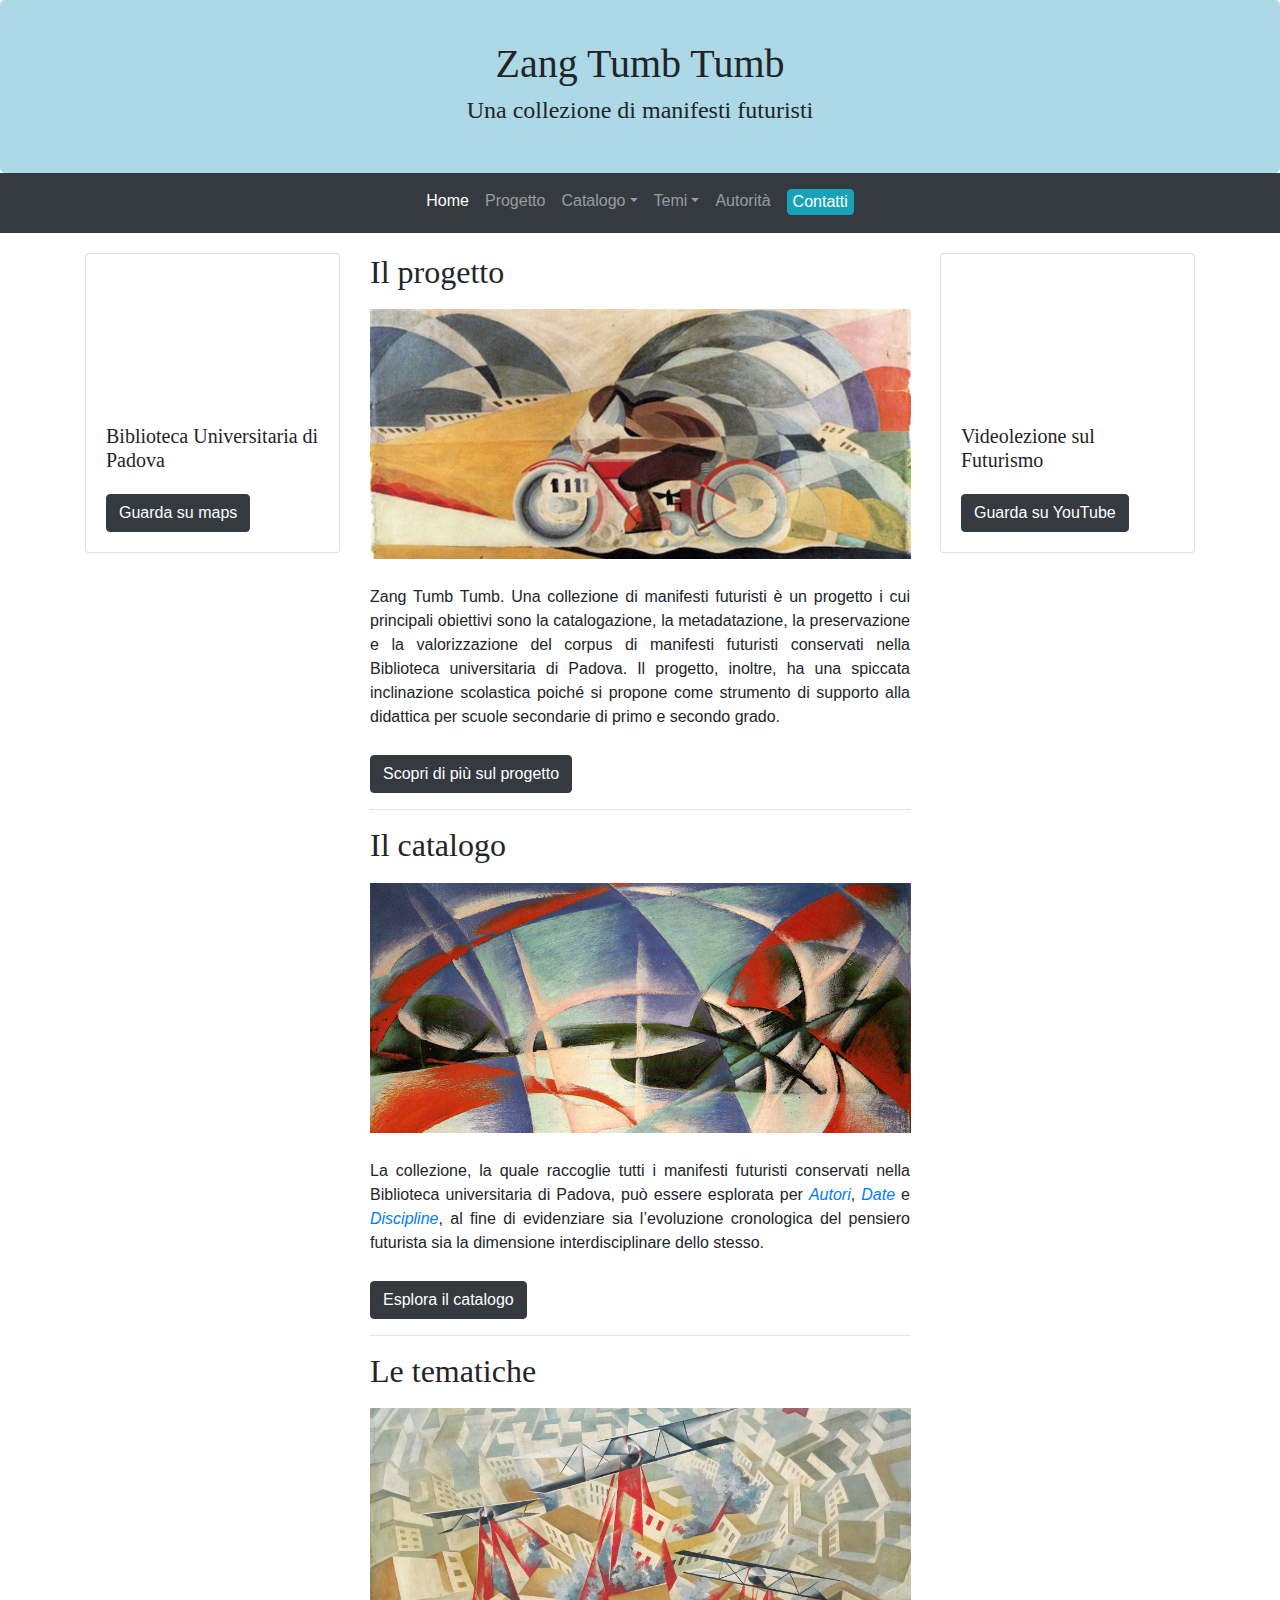
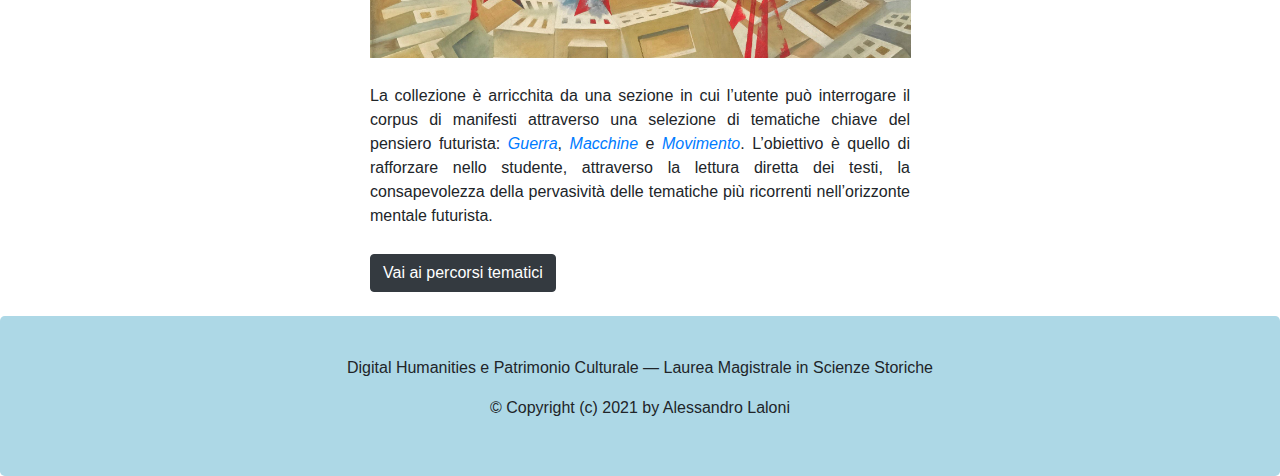
<file: index.html>
<!DOCTYPE html>
<html lang="it">
<head>
    <meta charset="UTF-8">
    <meta name="viewport" content="width=device-width, initial-scale=1">
    <meta name="description" content="Collezione di manifesti futuristi conservati nella Biblioteca Universitaria di Padova">
    <meta name="keywords" content="avanguardie, Futurismo, letteratura periodica, manifesti, Marinetti, Modernismo">
    <meta name="author" content="Alessandro Laloni">
    <!-- Metadati DC -->
    <META name="DC.Title" content="Zang Tumb Tumb">
    <META name="DC.Alternative" content="Una collezione di manifesti futuristi" >
    <META name="DC.Creator" content="Alessandro Laloni">
    <META name="DC.Subject" content="(dcterms:BNCF) 31598">
    <META name="DC.Subject" content="(dcterms:DDC) 709">
    <META name="DC.Subject" content="(dcterms:DDC) 945">
    <META name="DC.Subject" content="(dcterms:LCSH) sh85052619">
    <META name="DC.Subject" content="(dcterms:LCSH) sh85052620">
    <META name="DC.Subject" content="(dcterms:LCSH) sh85086444">
    <META name="DC.Subject" content="(dcterms:LCSH) sh85123979">
    <META name="DC.Subject" content="(dcterms:UDC) 82-92">
    <META name="DC.Description" content="Collezione di manifesti futuristi conservati nella Biblioteca Universitaria di Padova">
    <META name="DC.Publisher" content="https://github.com/">
    <META name="DC.Date" content="(dcterms: ISO8601) 2021-07-14">
    <META name="DC.Type" content="Sito web">
    <META name="DC.Format" content="HTML/CSS">
    <link rel="DC.Identifier" href="https://alelalo.github.io/Zang-Tumb-Tumb/">
    <META name="DC.Source" content="https://www.wdl.org/en/item/20024">
    <META name="DC.Source" content="http://www.bibliotecauniversitariapadova.beniculturali.it">
    <META name="DC.Source" content="https://it.wikisource.org/wiki/I_Manifesti_del_futurismo">
    <META name="DC.Language" content="it">
    <link rel="DC.Coverage" href="http://vocab.getty.edu/page/tgn/1000080">
    <meta name="DC.Rights" href="https://creativecommons.org/licenses/by/4.0">
    <title>Zang Tumb Tumb</title>
	<!-- CSS -->
	<link rel="stylesheet" type="text/css" href="css/style.css"/>
	<!-- Bootstrap CSS -->
    <link rel="stylesheet" type="text/css" href="bootstrap/css/bootstrap.min.css">
    <!-- Favicon -->
    <link rel="shortcut icon" href="img/favicon.jpg">
</head>

<body>
	<header>
		<div class="jumbotron text-center">
		  <h1>Zang Tumb Tumb</h1>
		  <h4>Una collezione di manifesti futuristi</h4>
		</div>

		<nav class="navbar navbar-expand-sm bg-dark navbar-dark">
		  <div class="collapse navbar-collapse" id="collapsibleNavbar">
		    <ul class="navbar-nav">
		    	<li class="nav-item active">
		    		<a class="nav-link" href="index.html">Home</a>
		    	</li>
		      	<li class="nav-item">
		        	<a class="nav-link" href="#">Progetto</a>
		      	</li>
		      	<li class="nav-item dropdown">
	            	<a class="nav-link dropdown-toggle" href="#" id="navbarDropdown" role="button" data-toggle="dropdown" aria-haspopup="true" aria-expanded="false" title="Catalogo">Catalogo</a>
	                <div class="dropdown-menu" aria-labelledby="navbarDropdown">
	                	<a class="dropdown-item" href="lista.html" title="Lista" target="_blank">Lista</a>
	                    <div class="dropdown-divider"></div>
		                <a class="dropdown-item" href="#" title="Autori">Autori</a>
		               	<a class="dropdown-item" href="#" title="Date">Date</a>
		                <a class="dropdown-item" href="#" title="Discipline">Discipline</a>
	                </div>
	            </li>    
		       	<li class="nav-item dropdown">
		        	<a class="nav-link dropdown-toggle" href="#" id="navbarDropdown" role="button" data-toggle="dropdown" aria-haspopup="true" aria-expanded="false" title="Temi">Temi</a>
		        	<div class="dropdown-menu" aria-labelledby="navbarDropdown">
	                    <a class="dropdown-item" href="#" title="Luoghi">Guerra</a>
	                    <a class="dropdown-item" href="#" title="Date">Macchine</a>
	                    <a class="dropdown-item" href="#" title="Date">Movimento</a>
	                </div>
		      	</li>
		        <li class="nav-item">
		        	<a class="nav-link" href="autorità.html">Autorità</a>
		        </li>
		      	<li class="nav-item">
		        	<a class="nav-link" href="mailto:alessandro.laloni@studio.unibo.it"><button type="button" class="btn btn-info">Contatti</button></a>  
		      	</li>   
		    </ul>
		  </div>  
		</nav>
	</header>

	<main>
		<div class="container">
		  	<div class="row">
			    <div class="col-md-3">
			    	<aside>
			            <div class="card">
			                <iframe src="https://www.google.com/maps/embed?pb=!1m14!1m8!1m3!1d2801.120455902285!2d11.8784162!3d45.4069105!3m2!1i1024!2i768!4f13.1!3m3!1m2!1s0x477eda50ae6c4caf%3A0x4908f5a39182b9ed!2sBiblioteca%20Universitaria%20di%20Padova!5e0!3m2!1sit!2sit!4v1625762453208!5m2!1sit!2sit" width="auto" height="auto"></iframe>
			                <div class="card-body">
			                <h5 class="card-title">Biblioteca Universitaria di Padova</h5>
			                <button type="button" class="btn btn-dark" href="https://www.google.com/maps?ll=45.407107,11.880526&z=15&t=m&hl=it&gl=IT&mapclient=embed&cid=5262726247452162541" target="_blank">Guarda su maps</button>
			            </div>
			    	</aside>
		        </div>

			    <div class="col-md-6">
				    <h2>Il progetto</h2>
				    <img src="img/dalmonte.jpg" class="index-image">
					<p class="mt-3 text-justify"> Zang Tumb Tumb. Una collezione di manifesti futuristi è un progetto i cui principali obiettivi sono la catalogazione, la metadatazione, la preservazione e la valorizzazione del corpus di manifesti futuristi conservati nella Biblioteca universitaria di Padova. Il progetto, inoltre, ha una spiccata inclinazione scolastica poiché si propone come strumento di supporto alla didattica per scuole secondarie di primo e secondo grado.</p>
					<button type="button" class="btn btn-dark" href="#">Scopri di più sul progetto</button>
					<hr/>

					<h2>Il catalogo</h2>
			      	<img src="img/balla.jpg" class="index-image">
					<p class="mt-3 text-justify">La collezione, la quale raccoglie tutti i manifesti futuristi conservati nella Biblioteca universitaria di Padova, può essere esplorata per <em><a href="#" class="link" title="Vai alla sezione Autori">Autori</a></em>, <em><a href="#" class="link" title="Vai alla sezione Date">Date</a></em> e <em><a href="#" class="link" title="Vai alla sezione Discipline">Discipline</a></em>, al fine di evidenziare sia l’evoluzione cronologica del pensiero futurista sia la dimensione interdisciplinare dello stesso.</p>
					<button type="button" class="btn btn-dark" href="lista.html">Esplora il catalogo</button>
					<hr/>

					<h2>Le tematiche</h2>
					<img src="img/crali.jpg" class="index-image">
					<p class="mt-3 text-justify">La collezione è arricchita da una sezione in cui l’utente può interrogare il corpus di manifesti attraverso una selezione di tematiche chiave del pensiero futurista: <em><a href="#" class="link" title="Vai alla sezione Guerra">Guerra</a></em>, <em><a href="#" class="link" title="Vai alla sezione Macchine">Macchine</a></em> e <em><a href="#" class="link" title="Vai alla sezione Movimento">Movimento</a></em>. L’obiettivo è quello di rafforzare nello studente, attraverso la lettura diretta dei testi, la consapevolezza della pervasività delle tematiche più ricorrenti nell’orizzonte mentale futurista.</p>
					<button type="button" class="btn btn-dark mb-4" href="#">Vai ai percorsi tematici</button>
			    </div>
		    
			   	<div class="col-md-3">
			   		<aside>
		            	<div class="card">
		                    <iframe width="auto" height="auto" src="https://www.youtube.com/embed/sRKD-VG26YY" title="YouTube video"></iframe>
		                    <div class="card-body">
		                    <h5 class="card-title">Videolezione sul Futurismo</h5>
		                    <button type="button" class="btn btn-dark" href="https://www.youtube.com/embed/sRKD-VG26YY" title="Vai su YouTube al video Il Futurismo" target="_blank">Guarda su YouTube</a>
		                </div>
			   		</aside>
			   	</div>
			</div>
		</div>		
	</main>

	<footer>
		<div class="jumbotron text-center">
		  <p>Digital Humanities e Patrimonio Culturale — Laurea Magistrale in Scienze Storiche</p>
		  <p>© Copyright (c) 2021 by Alessandro Laloni</p>
		</div>
		<!--Collegamento a JQuery-->
		<script src="https://code.jquery.com/jquery-3.6.0.slim.min.js" integrity="sha256-u7e5khyithlIdTpu22PHhENmPcRdFiHRjhAuHcs05RI=" crossorigin="anonymous"></script>
		<!--Bootstrap JS-->
    	<script src="bootstrap/js/bootstrap.bundle.min.js"></script>
	</footer>

</body>
</html>
</file>
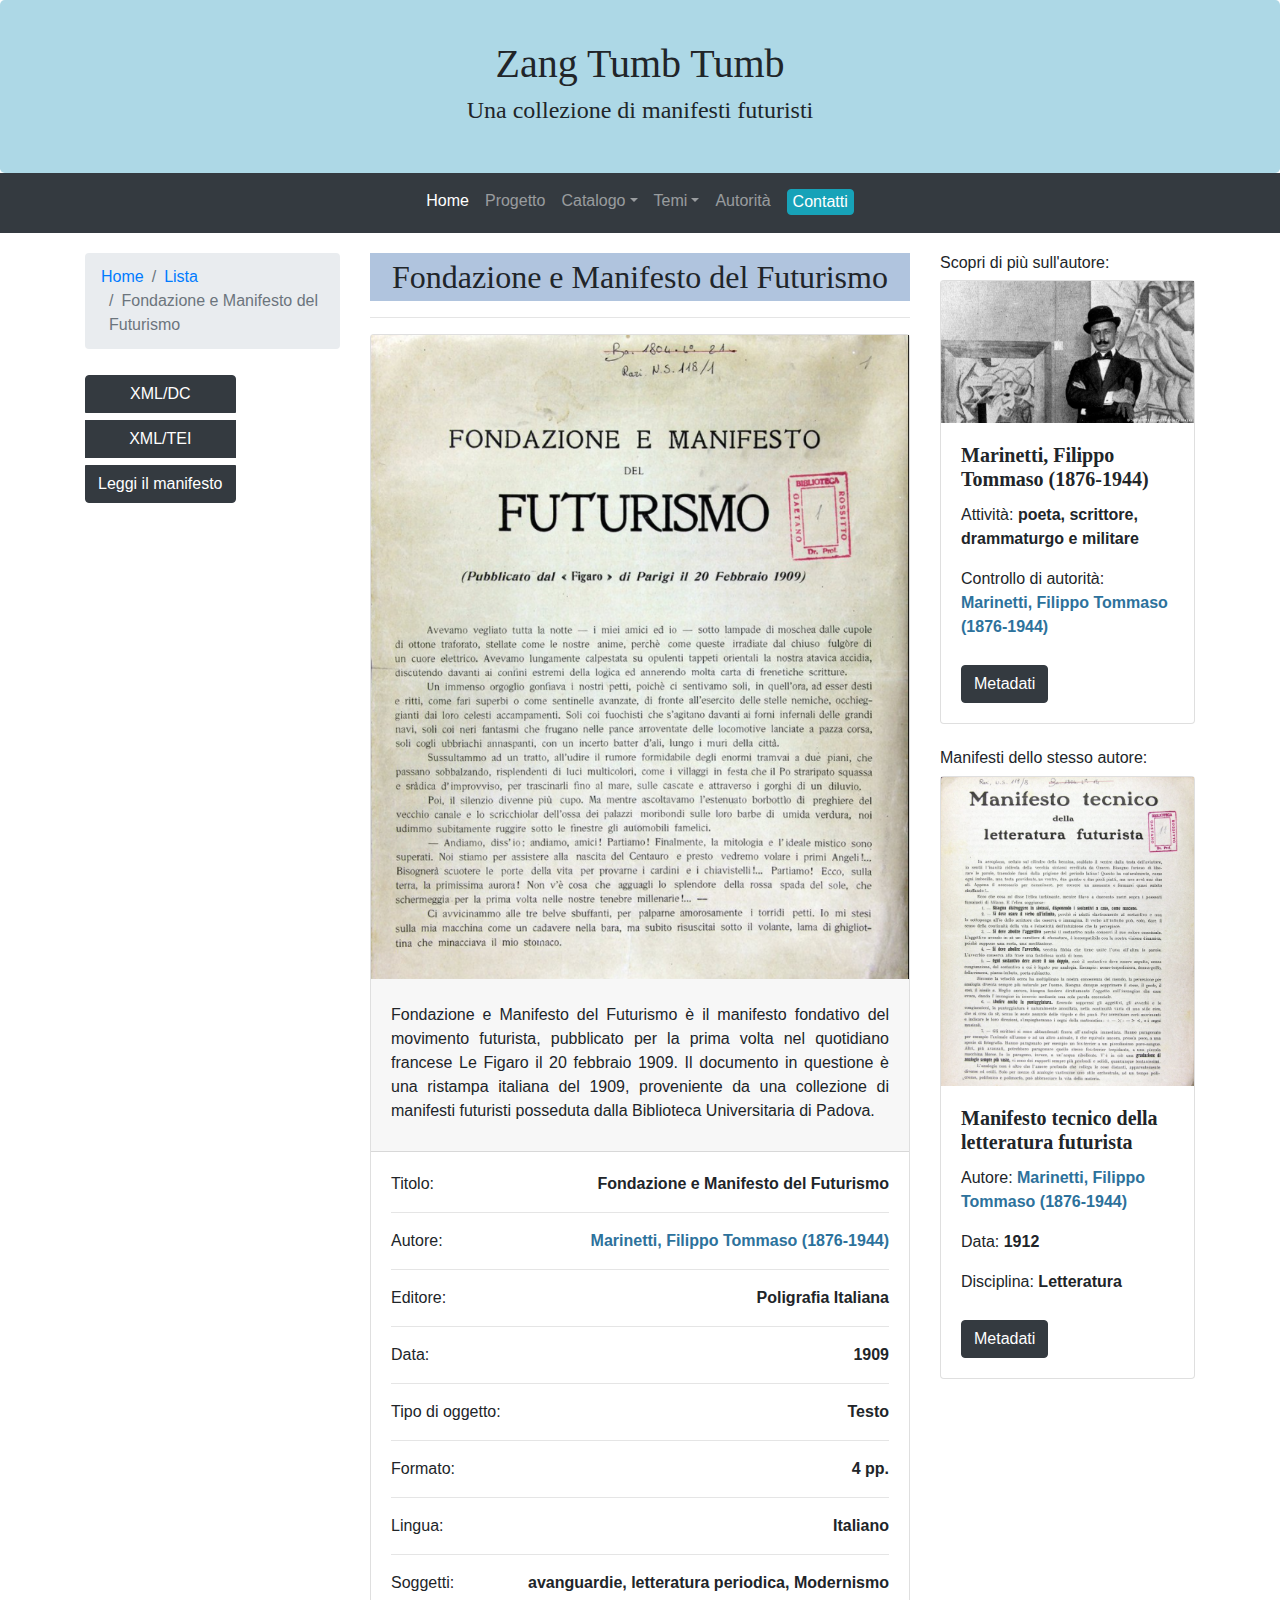
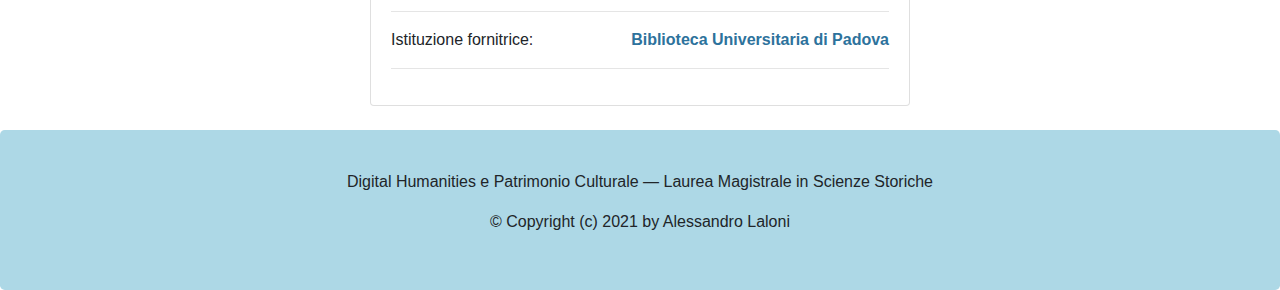
<file: item.html>
<!DOCTYPE html>
<html lang="it">
<head>
    <meta charset="UTF-8">
    <meta name="viewport" content="width=device-width, initial-scale=1">
    <meta name="description" content="Collezione di manifesti futuristi conservati nella Biblioteca Universitaria di Padova">
    <meta name="keywords" content="avanguardie, Futurismo, letteratura periodica, manifesti, Marinetti, Modernismo">
    <meta name="author" content="Alessandro Laloni">
    <!-- Metadati DC -->
    <META name="DC.Title" content="Zang Tumb Tumb">
    <META name="DC.Alternative" content="Una collezione di manifesti futuristi" >
    <META name="DC.Creator" content="Alessandro Laloni">
    <META name="DC.Subject" content="(dcterms:BNCF) 31598">
    <META name="DC.Subject" content="(dcterms:DDC) 709">
    <META name="DC.Subject" content="(dcterms:DDC) 945">
    <META name="DC.Subject" content="(dcterms:LCSH) sh85052619">
    <META name="DC.Subject" content="(dcterms:LCSH) sh85052620">
    <META name="DC.Subject" content="(dcterms:LCSH) sh85086444">
    <META name="DC.Subject" content="(dcterms:LCSH) sh85123979">
    <META name="DC.Subject" content="(dcterms:UDC) 82-92">
    <META name="DC.Description" content="Collezione di manifesti futuristi conservati nella Biblioteca Universitaria di Padova">
    <META name="DC.Publisher" content="https://github.com/">
    <META name="DC.Date" content="(dcterms: ISO8601) 2021-07-14">
    <META name="DC.Type" content="Sito web">
    <META name="DC.Format" content="HTML/CSS">
    <link rel="DC.Identifier" href="https://alelalo.github.io/Zang-Tumb-Tumb/">
    <META name="DC.Source" content="https://www.wdl.org/en/item/20024">
    <META name="DC.Source" content="http://www.bibliotecauniversitariapadova.beniculturali.it">
    <META name="DC.Source" content="https://it.wikisource.org/wiki/I_Manifesti_del_futurismo">
    <META name="DC.Language" content="it">
    <link rel="DC.Coverage" href="http://vocab.getty.edu/page/tgn/1000080">
    <meta name="DC.Rights" href="https://creativecommons.org/licenses/by/4.0">
    <title>Zang Tumb Tumb</title>
	<!-- CSS -->
	<link rel="stylesheet" type="text/css" href="css/style.css"/>
	<!-- Bootstrap CSS -->
    <link rel="stylesheet" type="text/css" href="bootstrap/css/bootstrap.min.css">
    <!-- Favicon -->
    <link rel="shortcut icon" href="img/favicon.jpg">
</head>

<body>
	<header>
		<div class="jumbotron text-center">
		  <h1>Zang Tumb Tumb</h1>
		  <h4>Una collezione di manifesti futuristi</h4> 
		</div>

		<nav class="navbar navbar-expand-sm bg-dark navbar-dark">
		  <div class="collapse navbar-collapse" id="collapsibleNavbar">
		    <ul class="navbar-nav">
		    	<li class="nav-item active">
		    		<a class="nav-link" href="index.html">Home</a>
		    	</li>
		      	<li class="nav-item">
		        	<a class="nav-link" href="#">Progetto</a>
		      	</li>
		      	<li class="nav-item dropdown">
	            	<a class="nav-link dropdown-toggle" href="#" id="navbarDropdown" role="button" data-toggle="dropdown" aria-haspopup="true" aria-expanded="false" title="Catalogo">Catalogo</a>
	                <div class="dropdown-menu" aria-labelledby="navbarDropdown">
	                	<a class="dropdown-item" href="lista.html" title="Lista">Lista</a>
	                    <div class="dropdown-divider"></div>
		                <a class="dropdown-item" href="#" title="Autori">Autori</a>
		               	<a class="dropdown-item" href="#" title="Date">Date</a>
		                <a class="dropdown-item" href="#" title="Discipline">Discipline</a>
	                </div>
	            </li>    
		       	<li class="nav-item dropdown">
		        	<a class="nav-link dropdown-toggle" href="#" id="navbarDropdown" role="button" data-toggle="dropdown" aria-haspopup="true" aria-expanded="false" title="Temi">Temi</a>
		        	<div class="dropdown-menu" aria-labelledby="navbarDropdown">
	                    <a class="dropdown-item" href="#" title="Luoghi">Guerra</a>
	                    <a class="dropdown-item" href="#" title="Date">Macchine</a>
	                    <a class="dropdown-item" href="#" title="Date">Movimento</a>
	                </div>
		      	</li>
		        <li class="nav-item">
		        	<a class="nav-link" href="autorità.html">Autorità</a>
		        </li>
		      	<li class="nav-item">
		        	<a class="nav-link" href="mailto:alessandro.laloni@studio.unibo.it"><button type="button" class="btn btn-info">Contatti</button></a>  
		      	</li>   
		    </ul>
		  </div>  
		</nav>
	</header>

	<main>
		<div class="container">
			<div class="row">
				<div class="col-md-3">
	                <aside>
	                	<!-- Breadcrumbs -->
	                	<nav aria-label="breadcrumb">
						  <ol class="breadcrumb">
						    <li class="breadcrumb-item"><a href="index.html">Home</a></li>
						    <li class="breadcrumb-item"><a href="lista.html">Lista</a></li>
						    <li class="breadcrumb-item active" aria-current="page">Fondazione e Manifesto del Futurismo</li>
						  </ol>
						</nav>
						<!--Download XML/DC e XML/TEI-->
						<div class="btn-group-vertical">
		                    <a href="xml/manifesto-DC.xml" class="btn btn-dark mb-2" target="_blank">XML/DC</a>
		                    <a href="xml/manifesto-TEI.xml" class="btn btn-dark mb-2" target="_blank">XML/TEI</a>
		                    <a href="https://www.wdl.org/en/item/20024/view/1/1/" target="_blank" title="Vai al reader della WDL" class="btn btn-dark mb-2">Leggi il manifesto</a>
		                </div>
					</aside>
				</div>

				<div class="col-md-6">
					<h2 id="item-title">Fondazione e Manifesto del Futurismo</h2>
					<hr>
				  	<div class="card w-100 mb-4">
                        <img src="img/manifesto.jpg">
                        <!-- Descrizione -->
                        <div class="card-header pt-4">
                            <p class="text-justify">
                                Fondazione e Manifesto del Futurismo è il manifesto fondativo del movimento futurista, pubblicato per la prima volta nel quotidiano francese Le Figaro il 20 febbraio 1909. Il documento in questione è una ristampa italiana del 1909, proveniente da una collezione di manifesti futuristi posseduta dalla Biblioteca Universitaria di Padova.
                            </p>
                        </div>

			<!-- Metadati -->
                        <div class="card-body">
                            <p class="card-text">Titolo: <b class="float-right">Fondazione e Manifesto del Futurismo</b>
			    </p>
                            <hr>
                            <p class="card-text">
                                Autore: <b class="float-right"><a href="persona.html" target="_blank" title="Vai alla scheda autorità">Marinetti, Filippo Tommaso (1876-1944)</a></b>
                            </p>
                            <hr>
                            <p class="card-text">
                                Editore: <b class="float-right">Poligrafia Italiana</b>
                            </p>
                            <hr>
                            <p class="card-text">
                                Data: <b class="float-right">1909</b>
                            </p>
                            <hr>
                            <p class="card-text">
                                Tipo di oggetto: <b class="float-right">Testo</b>
                            </p>
                            <hr>
                            <p class="card-text">
                                Formato: <b class="float-right">4 pp.</b>
                            </p>
                            <hr>
                            <p class="card-text">Lingua: <b class="float-right">Italiano</b>
                            </p>
                            <hr>
                            <p class="card-text">
                            	Soggetti: <b class="float-right">avanguardie, letteratura periodica, Modernismo</b>
                            </p>
                            <hr>
                            <p class="card-text">
                                Istituzione fornitrice: <b class="float-right"><a href="http://www.bibliotecauniversitariapadova.beniculturali.it/" target="_blank" title="Sito della BUP">Biblioteca Universitaria di Padova</a></b>
                            </p>
                            <hr> 
                        </div>
                    </div>
                </div>

        		<!-- Sidebar a destra -->
		        <div class="col-md-3">
		            <aside>
		                <!-- Autorità -->
		                <p class="h6">Scopri di più sull'autore:</p>
	                    <div class="card">
	                        <img src="img/marinetti.jpg" alt="Marinetti, Filippo Tommaso">
	                        <div class="card-body">
	                            <h5 class="card-title"><b>Marinetti, Filippo Tommaso (1876-1944)</b></h5>
	                            <p class="card-text">Attività: <b>poeta, scrittore, drammaturgo e militare</b></p>
	                            <p class="card-text">
	                                Controllo di autorità:<b>
	                                    <a href="https://viaf.org/viaf/4933263/" target="_blank" title="Identificativo VIAF di Filippo Tommaso Marinetti">
	                                        Marinetti, Filippo Tommaso (1876-1944)
	                                    </a>
	                                </b>
	                            </p>
	                            <a href="persona.html" target="_blank" class="btn btn-dark" title="Tutti i metadati">
	                               Metadati
	                            </a>
	                        </div>
	                    </div>
	                    <div class="mt-4">
                            <p class="h6">Manifesti dello stesso autore:</p>
                            <div class="card">
	                        <img src="img/manifesto-2.jpg" alt="Manifesto tecnico della letteratura futurista">
	                        <div class="card-body">
	                            <h5 class="card-title"><b>Manifesto tecnico della letteratura futurista</b></h5>
	                            <p class="card-text">Autore: <b><a href="persona.html" target="_blank" title="Vai alla scheda autorità di Filippo Tommaso Marinetti">Marinetti, Filippo Tommaso (1876-1944)</a></b></p>
	                            <p class="card-text">Data: <b>1912</b></p>
	                            <p class="card-text">Disciplina: <b>Letteratura</b></p>
	                            <a href="#" target="_blank" class="btn btn-dark" title="Tutti i metadati">
	                               Metadati
	                            </a>
	                        </div>
	                    </div>
		            </aside>
        		</div>
    		</div>
    	</div>
	</main>

	<footer>
		<div class="jumbotron text-center">
		  <p>Digital Humanities e Patrimonio Culturale — Laurea Magistrale in Scienze Storiche</p>
		  <p>© Copyright (c) 2021 by Alessandro Laloni</p>
		</div>
		<!--Collegamento a JQuery-->
		<script src="https://code.jquery.com/jquery-3.6.0.slim.min.js" integrity="sha256-u7e5khyithlIdTpu22PHhENmPcRdFiHRjhAuHcs05RI=" crossorigin="anonymous"></script>
		<!--Bootstrap JS-->
    	<script src="bootstrap/js/bootstrap.bundle.min.js"></script>
	</footer>

</body>
</html>
</file>
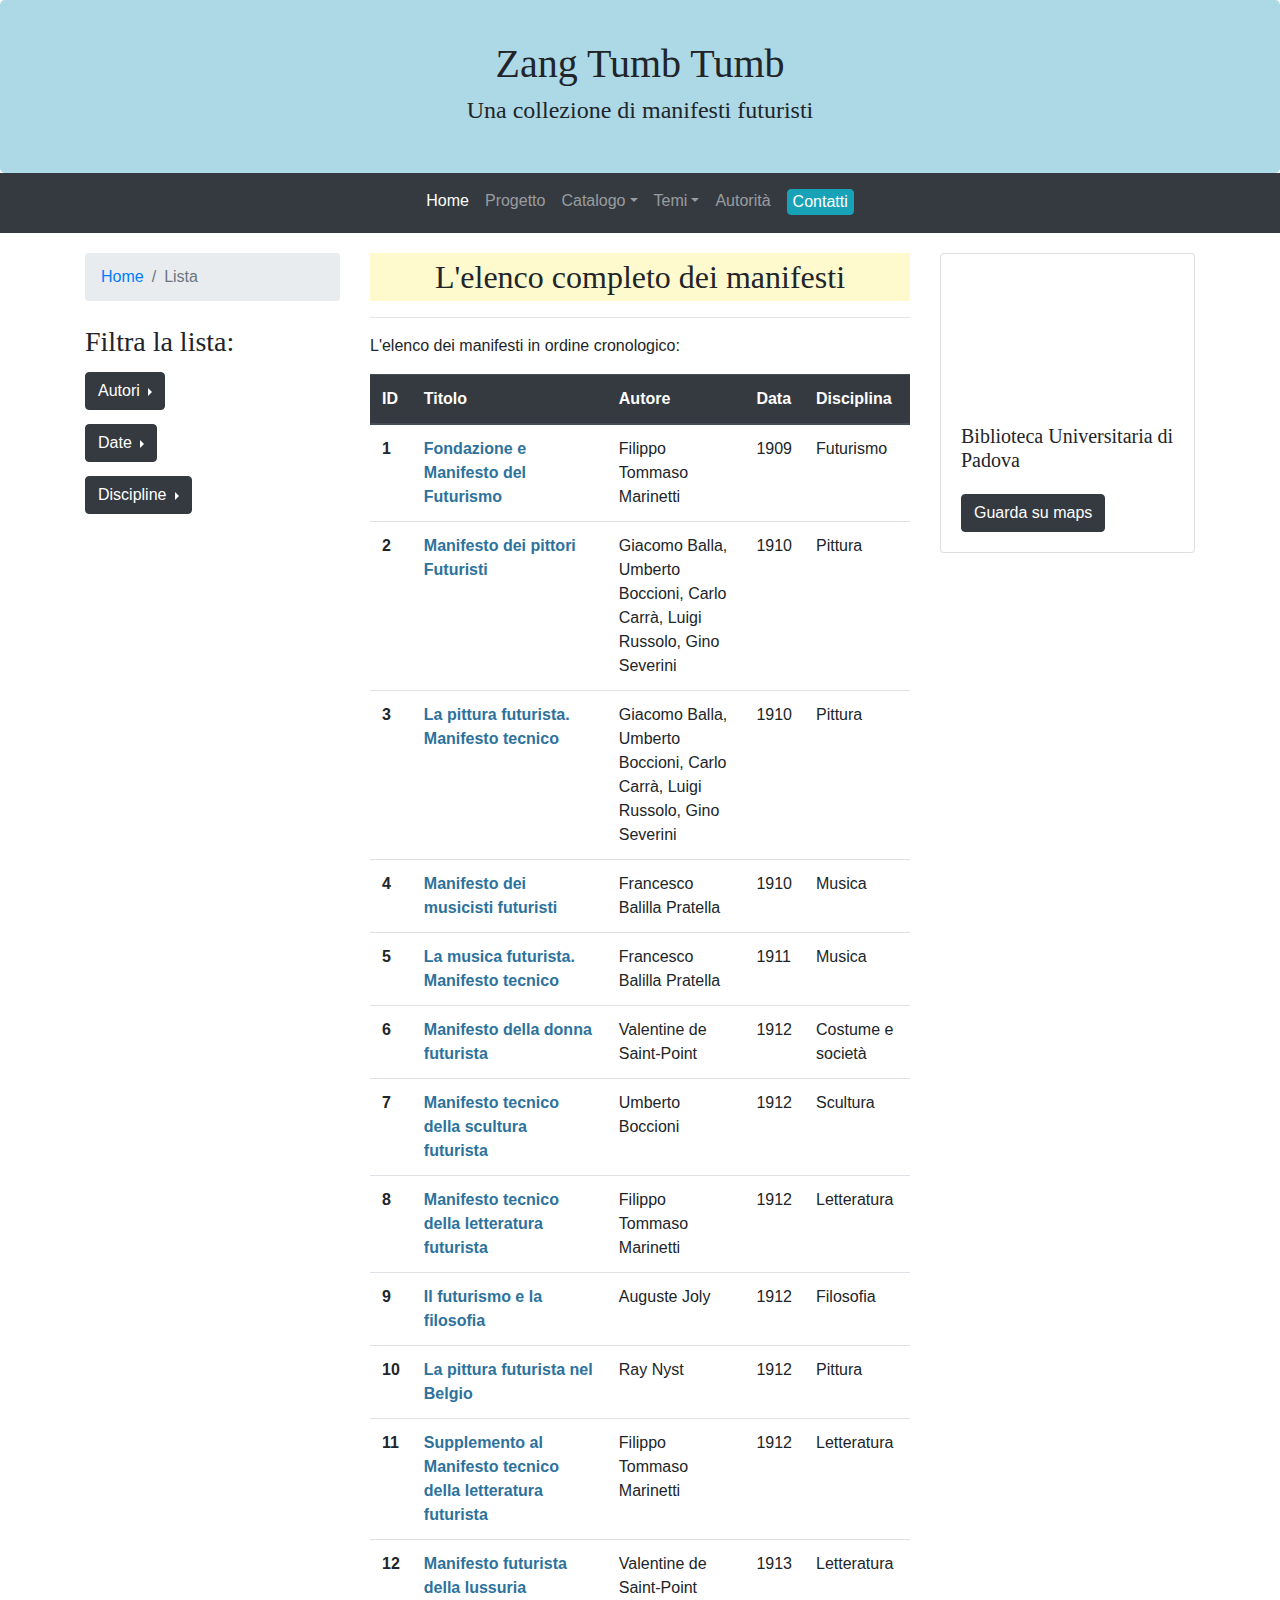
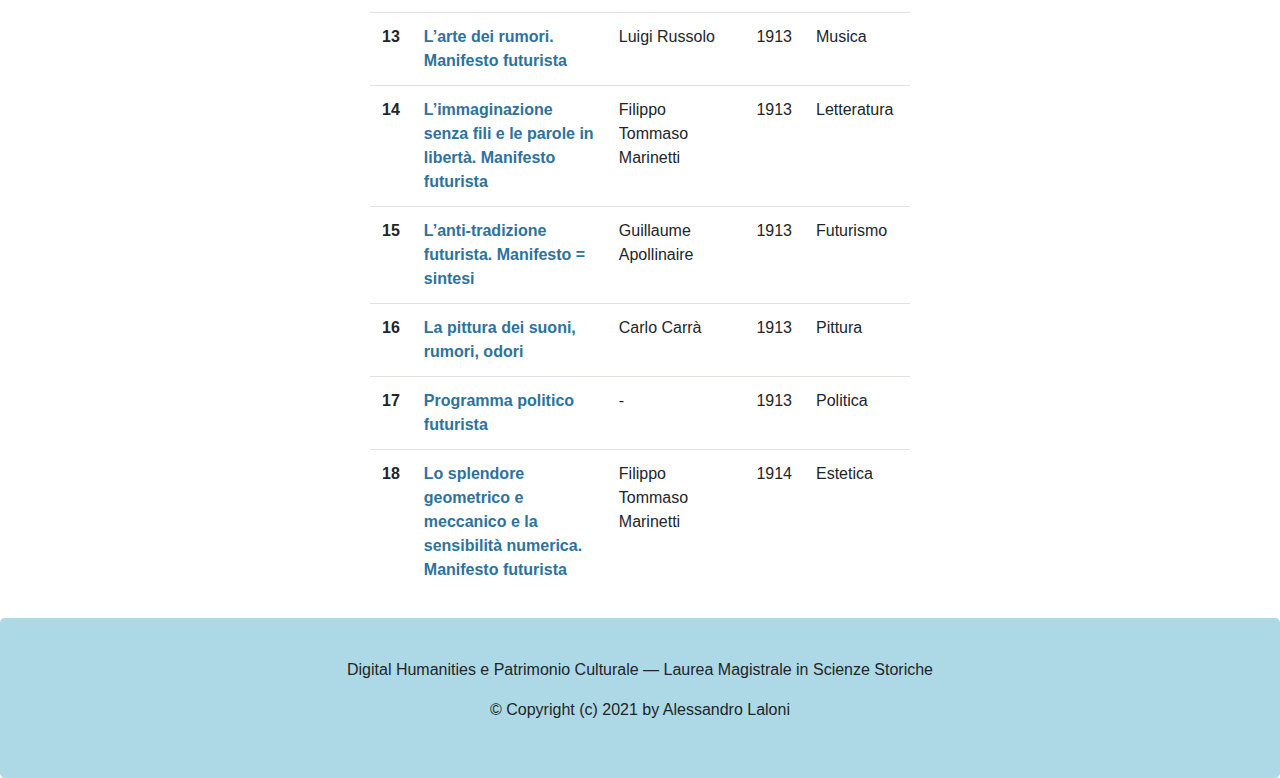
<file: lista.html>
<!DOCTYPE html>
<html lang="it">
<head>
    <meta charset="UTF-8">
    <meta name="viewport" content="width=device-width, initial-scale=1">
    <meta name="description" content="Collezione di manifesti futuristi conservati nella Biblioteca Universitaria di Padova">
    <meta name="keywords" content="avanguardie, Futurismo, letteratura periodica, manifesti, Marinetti, Modernismo">
    <meta name="author" content="Alessandro Laloni">
    <!-- Metadati DC -->
    <META name="DC.Title" content="Zang Tumb Tumb">
    <META name="DC.Alternative" content="Una collezione di manifesti futuristi" >
    <META name="DC.Creator" content="Alessandro Laloni">
    <META name="DC.Subject" content="(dcterms:BNCF) 31598">
    <META name="DC.Subject" content="(dcterms:DDC) 709">
    <META name="DC.Subject" content="(dcterms:DDC) 945">
    <META name="DC.Subject" content="(dcterms:LCSH) sh85052619">
    <META name="DC.Subject" content="(dcterms:LCSH) sh85052620">
    <META name="DC.Subject" content="(dcterms:LCSH) sh85086444">
    <META name="DC.Subject" content="(dcterms:LCSH) sh85123979">
    <META name="DC.Subject" content="(dcterms:UDC) 82-92">
    <META name="DC.Description" content="Collezione di manifesti futuristi conservati nella Biblioteca Universitaria di Padova">
    <META name="DC.Publisher" content="https://github.com/">
    <META name="DC.Date" content="(dcterms: ISO8601) 2021-07-14">
    <META name="DC.Type" content="Sito web">
    <META name="DC.Format" content="HTML/CSS">
    <link rel="DC.Identifier" href="https://alelalo.github.io/Zang-Tumb-Tumb/">
    <META name="DC.Source" content="https://www.wdl.org/en/item/20024">
    <META name="DC.Source" content="http://www.bibliotecauniversitariapadova.beniculturali.it">
    <META name="DC.Source" content="https://it.wikisource.org/wiki/I_Manifesti_del_futurismo">
    <META name="DC.Language" content="it">
    <link rel="DC.Coverage" href="http://vocab.getty.edu/page/tgn/1000080">
    <meta name="DC.Rights" href="https://creativecommons.org/licenses/by/4.0">
    <title>Zang Tumb Tumb</title>
	<!-- CSS -->
	<link rel="stylesheet" type="text/css" href="css/style.css"/>
	<!-- Bootstrap CSS -->
    <link rel="stylesheet" type="text/css" href="bootstrap/css/bootstrap.min.css">
    <!-- Favicon -->
    <link rel="shortcut icon" href="img/favicon.jpg">
</head>

<body>
	<header>
		<div class="jumbotron text-center">
		  <h1>Zang Tumb Tumb</h1>
		  <h4>Una collezione di manifesti futuristi</h4> 
		</div>

		<nav class="navbar navbar-expand-sm bg-dark navbar-dark">
		  <div class="collapse navbar-collapse" id="collapsibleNavbar">
		    <ul class="navbar-nav">
		    	<li class="nav-item active">
		    		<a class="nav-link" href="index.html">Home</a>
		    	</li>
		      	<li class="nav-item">
		        	<a class="nav-link" href="#">Progetto</a>
		      	</li>
		      	<li class="nav-item dropdown">
	            	<a class="nav-link dropdown-toggle" href="#" id="navbarDropdown" role="button" data-toggle="dropdown" aria-haspopup="true" aria-expanded="false" title="Catalogo">Catalogo</a>
	                <div class="dropdown-menu" aria-labelledby="navbarDropdown">
	                	<a class="dropdown-item" href="lista.html" title="Lista">Lista</a>
	                    <div class="dropdown-divider"></div>
		                <a class="dropdown-item" href="#" title="Autori">Autori</a>
		               	<a class="dropdown-item" href="#" title="Date">Date</a>
		                <a class="dropdown-item" href="#" title="Discipline">Discipline</a>
	                </div>
	            </li>    
		       	<li class="nav-item dropdown">
		        	<a class="nav-link dropdown-toggle" href="#" id="navbarDropdown" role="button" data-toggle="dropdown" aria-haspopup="true" aria-expanded="false" title="Temi">Temi</a>
		        	<div class="dropdown-menu" aria-labelledby="navbarDropdown">
	                    <a class="dropdown-item" href="#" title="Luoghi">Guerra</a>
	                    <a class="dropdown-item" href="#" title="Date">Macchine</a>
	                    <a class="dropdown-item" href="#" title="Date">Movimento</a>
	                </div>
		      	</li>
		        <li class="nav-item">
		        	<a class="nav-link" href="autorità.html">Autorità</a>
		        </li>
		      	<li class="nav-item">
		        	<a class="nav-link" href="mailto:alessandro.laloni@studio.unibo.it"><button type="button" class="btn btn-info">Contatti</button></a>  
		      	</li>   
		    </ul>
		  </div>  
		</nav>
	</header>

	<main>
		<div class="container">
			<div class="row">
				<div class="col-md-3">
	                <aside>
	                	<!-- Breadcrumbs -->
	                    <nav aria-label="breadcrumb">
	  						<ol class="breadcrumb">
	    					<li class="breadcrumb-item"><a href="index.html">Home</a></li>
	    					<li class="breadcrumb-item active" aria-current="page">Lista</li>
	  						</ol>
						</nav>
	                	<!-- Filtri -->
	                	<div class="checkbox-container mt-4">
	                    <h3 class="mb-0">Filtra la lista:</h3>
	                    <!-- Dropdown menu -->
	                    <div class="dropdown dropright mt-1">
	                        <button class="btn btn-dark dropdown-toggle" type="button" data-toggle="dropdown" aria-haspopup="true" aria-expanded="false">
	                        Autori
	                       	</button>
	                    <div class="dropdown-menu p-3">
	                        <!-- Checkbox -->
	                        <input type="checkbox">
	                        <label datalbl="1">Marinetti, Filippo Tommaso</label><br>
	                        <input type="checkbox">
	                        <label datalbl="2">Pratella, Francesco Balilla</label><br>
	                        <input type="checkbox">
	                       	<label datalbl="3">Saint-Point, Valentine de</label><br>
	                        <input type="checkbox">
	                        <label datalbl="4">Boccioni, Umberto</label><br>
	                        <input type="checkbox">
	                        <label datalbl="5">Balla, Giacomo</label><br>
	                        <input type="checkbox">
	                        <label datalbl="6">Carrà, Carlo</label><br>
	                        <input type="checkbox">
	                        <label datalbl="7">Russolo, Luigi</label><br>
	                        <input type="checkbox">
	                        <label datalbl="8">Severini, Gino</label><br>
	                        <button id="btnFiltra" type="button" class="btn btn-dark">Filtra</button>
	                    </div>
	                	</div>
	                
	                    <div class="dropdown dropright mt-1">
	                        <button class="btn btn-dark dropdown-toggle" type="button" data-toggle="dropdown" aria-haspopup="true" aria-expanded="false">
	                       	Date
	                       	</button>
	                    <div class="dropdown-menu p-3">
	                       	<!-- Checkbox -->
	                        <input type="checkbox">
	                        <label>1909</label><br>
	                        <input type="checkbox">
	                        <label>1910</label><br>
	                        <input type="checkbox">
	                        <label>1912</label><br>
	                        <button type="button" class="btn btn-dark">Filtra</button>
	                    </div>
	                    </div>
	                   	<div class="dropdown dropright mt-1">
	                       	<button class="btn btn-dark dropdown-toggle" type="button" data-toggle="dropdown" aria-haspopup="true" aria-expanded="false">
	                        Discipline
	                        </button>
	                    <div class="dropdown-menu p-3">
	                        <!-- Checkbox -->
	                        <input type="checkbox">
	                        <label>Futurismo</label><br>
	                        <input type="checkbox">
	                        <label>Letteratura</label><br>
	                        <input type="checkbox">
	                        <label>Musica</label><br>
	                        <input type="checkbox">
	                        <label>Costume e società</label><br>
	                        <input type="checkbox">
	                        <label>Scultura</label><br>
	                        <input type="checkbox">
	                       	<label>Pittura</label><br>
	                        <button type="button" class="btn btn-dark">Filtra</button>
	                    </div>
	                    </div>   
	            	</aside>
	        	</div>

	        	<div class="col-md-6">
	        	<h2 id="list-title">L'elenco completo dei manifesti</h2>
			  	<hr/>
			  	<p>L'elenco dei manifesti in ordine cronologico:</p>
			    <table class="table mb-4">
		          	<thead class="thead-dark">
		            	<tr>
		              		<th scope="col">ID</th>
				            <th scope="col">Titolo</th>
				            <th scope="col">Autore</th>
				            <th scope="col">Data</th>
				            <th scope="col">Disciplina</th>
		            	</tr>
		          	</thead>
		          	<tbody>
			            <tr>
			              <th scope="row">1</th>
			              <td><a href="item.html" target="_blank" id="td-link"><b>Fondazione e Manifesto del Futurismo</b></a></td>
			              <td>Filippo Tommaso Marinetti</td>
			              <td>1909</td>
			              <td>Futurismo</td>
			            </tr>
			            <tr>
			              <th scope="row">2</th>
			              <td><a href="item.html" id="td-link"><b>Manifesto dei pittori Futuristi</b></a></td>
			              <td>Giacomo Balla, Umberto Boccioni, Carlo Carrà, Luigi Russolo, Gino Severini</td>
			              <td>1910</td>
			              <td>Pittura</td>
			            </tr>
			            <tr>
			              <th scope="row">3</th>
			              <td><a href="item.html" id="td-link"><b>La pittura futurista. Manifesto tecnico</b></a></td>
			              <td>Giacomo Balla, Umberto Boccioni, Carlo Carrà, Luigi Russolo, Gino Severini</td>
			              <td>1910</td>
			              <td>Pittura</td>
			            </tr>
			            <tr>
			              <th scope="row">4</th>
			              <td><a href="item.html" id="td-link"><b>Manifesto dei musicisti futuristi</b></a></td>
			              <td>Francesco Balilla Pratella</td>
			              <td>1910</td>
			              <td>Musica</td>
			            </tr>
			            <tr>
			              <th scope="row">5</th>
			              <td><a href="item.html" id="td-link"><b>La musica futurista. Manifesto tecnico</b></a></td>
			              <td>Francesco Balilla Pratella</td>
			              <td>1911</td>
			              <td>Musica</td>
			            </tr>
			            <tr>
			              <th scope="row">6</th>
			              <td><a href="item.html" id="td-link"><b>Manifesto della donna futurista</b></a></td>
			              <td>Valentine de Saint-Point</td>
			              <td>1912</td>
			              <td>Costume e società</td>
			            </tr>
			            <tr>
			              <th scope="row">7</th>
			              <td><a href="item.html" id="td-link"><b>Manifesto tecnico della scultura futurista</b></a></td>
			              <td>Umberto Boccioni</td>
			              <td>1912</td>
			              <td>Scultura</td>
			            </tr>
			            <tr>
			              <th scope="row">8</th>
			              <td><a href="item.html" id="td-link"><b>Manifesto tecnico della letteratura futurista</b></a></td>
			              <td>Filippo Tommaso Marinetti</td>
			              <td>1912</td>
			              <td>Letteratura</td>
			            </tr>
			            <tr>
			              <th scope="row">9</th>
			              <td><a href="item.html" id="td-link"><b>Il futurismo e la filosofia</b></a></td>
			              <td>Auguste Joly</td>
			              <td>1912</td>
			              <td>Filosofia</td>
			            </tr>
			            <tr>
			              <th scope="row">10</th>
			              <td><a href="item.html" id="td-link"><b>La pittura futurista nel Belgio</b></a></td>
			              <td>Ray Nyst</td>
			              <td>1912</td>
			              <td>Pittura</td>
			            </tr>
			            <tr>
			              <th scope="row">11</th>
			              <td><a href="item.html" id="td-link"><b>Supplemento al Manifesto tecnico della letteratura futurista</b></a></td>
			              <td>Filippo Tommaso Marinetti</td>
			              <td>1912</td>
			              <td>Letteratura</td>
			            </tr>
			            <tr>
			              <th scope="row">12</th>
			              <td><a href="item.html" id="td-link"><b>Manifesto futurista della lussuria</b></a></td>
			              <td>Valentine de Saint-Point</td>
			              <td>1913</td>
			              <td>Letteratura</td>
			            </tr>
			            <tr>
			              <th scope="row">13</th>
			              <td><a href="item.html" id="td-link"><b>L’arte dei rumori. Manifesto futurista</b></a></td>
			              <td>Luigi Russolo</td>
			              <td>1913</td>
			              <td>Musica</td>
			            </tr>
			            <tr>
			              <th scope="row">14</th>
			              <td><a href="item.html" id="td-link"><b>L’immaginazione senza fili e le parole in libertà. Manifesto futurista</b></a></td>
			              <td>Filippo Tommaso Marinetti</td>
			              <td>1913</td>
			              <td>Letteratura</td>
			            </tr>
			            <tr>
			              <th scope="row">15</th>
			              <td><a href="item.html" id="td-link"><b>L’anti-tradizione futurista. Manifesto = sintesi</b></a></td>
			              <td>Guillaume Apollinaire</td>
			              <td>1913</td>
			              <td>Futurismo</td>
			            </tr>
			            <tr>
			              <th scope="row">16</th>
			              <td><a href="item.html" id="td-link"><b>La pittura dei suoni, rumori, odori</b></a></td>
			              <td>Carlo Carrà</td>
			              <td>1913</td>
			              <td>Pittura</td>
			            </tr>
			            <tr>
			              <th scope="row">17</th>
			              <td><a href="item.html" id="td-link"><b>Programma politico futurista</b></a></td>
			              <td>-</td>
			              <td>1913</td>
			              <td>Politica</td>
			            </tr>
			            <tr>
			              <th scope="row">18</th>
			              <td><a href="item.html" id="td-link"><b>Lo splendore geometrico e meccanico e la sensibilità numerica. Manifesto futurista</b></a></td>
			              <td>Filippo Tommaso Marinetti</td>
			              <td>1914</td>
			              <td>Estetica</td>
			            </tr>
		          	</tbody>
	       		</table>
	  		  	</div>
				
				<div class="col-md-3">
					<aside>
				        <div class="card">
				            <iframe src="https://www.google.com/maps/embed?pb=!1m14!1m8!1m3!1d2801.120455902285!2d11.8784162!3d45.4069105!3m2!1i1024!2i768!4f13.1!3m3!1m2!1s0x477eda50ae6c4caf%3A0x4908f5a39182b9ed!2sBiblioteca%20Universitaria%20di%20Padova!5e0!3m2!1sit!2sit!4v1625762453208!5m2!1sit!2sit" width="auto" height="auto"></iframe>
				        <div class="card-body">
				            <h5 class="card-title">Biblioteca Universitaria di Padova</h5>
				            <button type="button" class="btn btn-dark" href="https://www.google.com/maps?ll=45.407107,11.880526&z=15&t=m&hl=it&gl=IT&mapclient=embed&cid=5262726247452162541" target="_blank">Guarda su maps</button>
				        </div>
			    	</aside>
		    	</div>
			</div>
		</div>
	</main>

	<footer>
		<div class="jumbotron text-center">
		  <p>Digital Humanities e Patrimonio Culturale — Laurea Magistrale in Scienze Storiche</p>
		  <p>© Copyright (c) 2021 by Alessandro Laloni</p>
		</div>
		<!--Collegamento a JQuery-->
		<script src="https://code.jquery.com/jquery-3.6.0.slim.min.js" integrity="sha256-u7e5khyithlIdTpu22PHhENmPcRdFiHRjhAuHcs05RI=" crossorigin="anonymous"></script>
		<!--Bootstrap JS-->
    	<script src="bootstrap/js/bootstrap.bundle.min.js"></script>
	</footer>

</body>
</html>
</file>
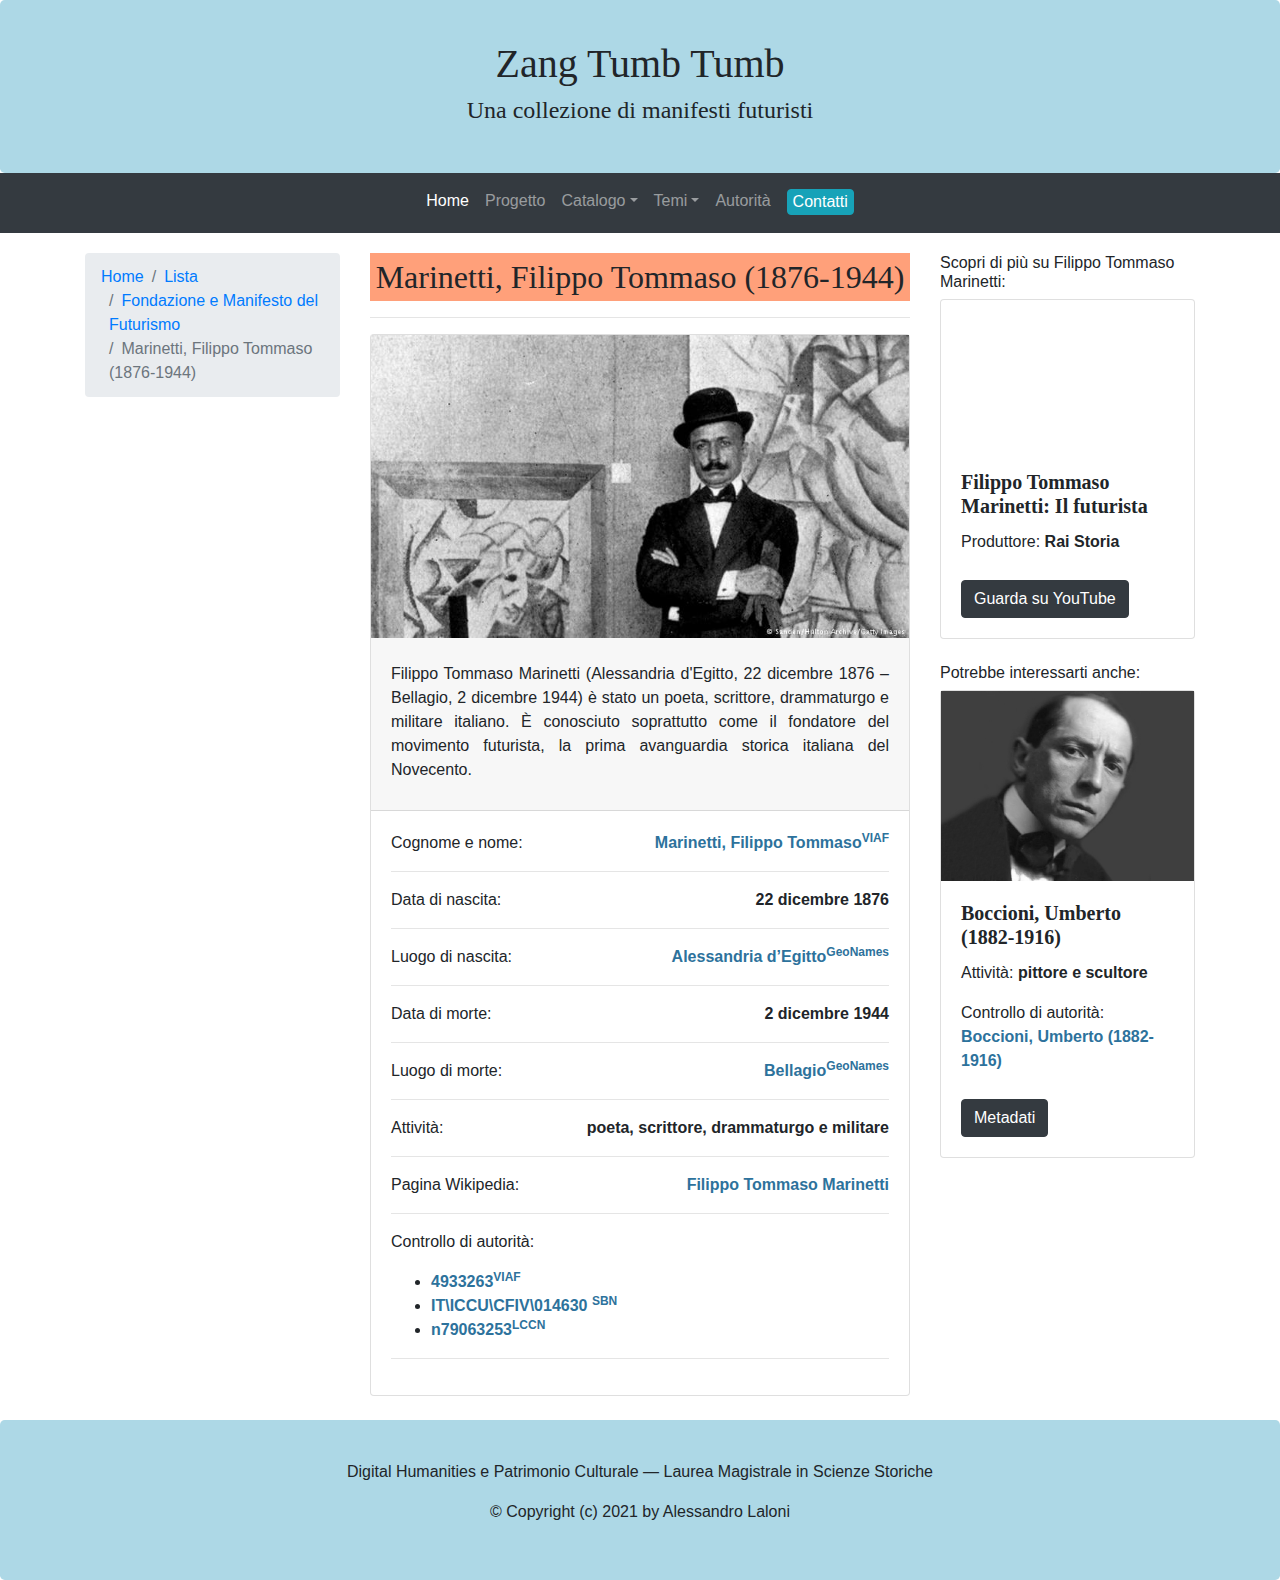
<file: persona.html>
<!DOCTYPE html>
<html lang="it">
<head>
    <meta charset="UTF-8">
    <meta name="viewport" content="width=device-width, initial-scale=1">
    <meta name="description" content="Collezione di manifesti futuristi conservati nella Biblioteca Universitaria di Padova">
    <meta name="keywords" content="avanguardie, Futurismo, letteratura periodica, manifesti, Marinetti, Modernismo">
    <meta name="author" content="Alessandro Laloni">
    <!-- Metadati DC -->
    <META name="DC.Title" content="Zang Tumb Tumb">
    <META name="DC.Alternative" content="Una collezione di manifesti futuristi" >
    <META name="DC.Creator" content="Alessandro Laloni">
    <META name="DC.Subject" content="(dcterms:BNCF) 31598">
    <META name="DC.Subject" content="(dcterms:DDC) 709">
    <META name="DC.Subject" content="(dcterms:DDC) 945">
    <META name="DC.Subject" content="(dcterms:LCSH) sh85052619">
    <META name="DC.Subject" content="(dcterms:LCSH) sh85052620">
    <META name="DC.Subject" content="(dcterms:LCSH) sh85086444">
    <META name="DC.Subject" content="(dcterms:LCSH) sh85123979">
    <META name="DC.Subject" content="(dcterms:UDC) 82-92">
    <META name="DC.Description" content="Collezione di manifesti futuristi conservati nella Biblioteca Universitaria di Padova">
    <META name="DC.Publisher" content="https://github.com/">
    <META name="DC.Date" content="(dcterms: ISO8601) 2021-07-14">
    <META name="DC.Type" content="Sito web">
    <META name="DC.Format" content="HTML/CSS">
    <link rel="DC.Identifier" href="https://alelalo.github.io/Zang-Tumb-Tumb/">
    <META name="DC.Source" content="https://www.wdl.org/en/item/20024">
    <META name="DC.Source" content="http://www.bibliotecauniversitariapadova.beniculturali.it">
    <META name="DC.Source" content="https://it.wikisource.org/wiki/I_Manifesti_del_futurismo">
    <META name="DC.Language" content="it">
    <link rel="DC.Coverage" href="http://vocab.getty.edu/page/tgn/1000080">
    <meta name="DC.Rights" href="https://creativecommons.org/licenses/by/4.0">
    <title>Zang Tumb Tumb</title>
	<!-- CSS -->
	<link rel="stylesheet" type="text/css" href="css/style.css"/>
	<!-- Bootstrap CSS -->
    <link rel="stylesheet" type="text/css" href="bootstrap/css/bootstrap.min.css">
    <!-- Favicon -->
    <link rel="shortcut icon" href="img/favicon.jpg">
</head>

<body>
	<header>
		<div class="jumbotron text-center">
		  <h1>Zang Tumb Tumb</h1>
		  <h4>Una collezione di manifesti futuristi</h4> 
		</div>

		<nav class="navbar navbar-expand-sm bg-dark navbar-dark">
		  <div class="collapse navbar-collapse" id="collapsibleNavbar">
		    <ul class="navbar-nav">
		    	<li class="nav-item active">
		    		<a class="nav-link" href="index.html">Home</a>
		    	</li>
		      	<li class="nav-item">
		        	<a class="nav-link" href="#">Progetto</a>
		      	</li>
		      	<li class="nav-item dropdown">
	            	<a class="nav-link dropdown-toggle" href="#" id="navbarDropdown" role="button" data-toggle="dropdown" aria-haspopup="true" aria-expanded="false" title="Catalogo">Catalogo</a>
	                <div class="dropdown-menu" aria-labelledby="navbarDropdown">
	                	<a class="dropdown-item" href="lista.html" title="Lista">Lista</a>
	                    <div class="dropdown-divider"></div>
		                <a class="dropdown-item" href="#" title="Autori">Autori</a>
		               	<a class="dropdown-item" href="#" title="Date">Date</a>
		                <a class="dropdown-item" href="#" title="Discipline">Discipline</a>
	                </div>
	            </li>    
		       	<li class="nav-item dropdown">
		        	<a class="nav-link dropdown-toggle" href="#" id="navbarDropdown" role="button" data-toggle="dropdown" aria-haspopup="true" aria-expanded="false" title="Temi">Temi</a>
		        	<div class="dropdown-menu" aria-labelledby="navbarDropdown">
	                    <a class="dropdown-item" href="#" title="Luoghi">Guerra</a>
	                    <a class="dropdown-item" href="#" title="Date">Macchine</a>
	                    <a class="dropdown-item" href="#" title="Date">Movimento</a>
	                </div>
		      	</li>
		        <li class="nav-item">
		        	<a class="nav-link" href="autorità.html">Autorità</a>
		        </li>
		      	<li class="nav-item">
		        	<a class="nav-link" href="mailto:alessandro.laloni@studio.unibo.it"><button type="button" class="btn btn-info">Contatti</button></a>  
		      	</li>   
		    </ul>
		  </div>  
		</nav>
	</header>

	<main>
		<main>
		<div class="container">
			<div class="row">
				<div class="col-md-3">
	                <aside>
	                	<!-- Breadcrumbs -->
	                	<nav aria-label="breadcrumb">
						  <ol class="breadcrumb">
						    <li class="breadcrumb-item"><a href="index.html">Home</a></li>
						    <li class="breadcrumb-item"><a href="lista.html">Lista</a></li>
						    <li class="breadcrumb-item"><a href="item.html">Fondazione e Manifesto del Futurismo</a></li>
						    <li class="breadcrumb-item active" aria-current="page">Marinetti, Filippo Tommaso (1876-1944)</li>
						  </ol>
						</nav>
					</aside>
				</div>

				<div class="col-md-6">
					<h2 id="person-title">Marinetti, Filippo Tommaso (1876-1944)</h2>
					<hr>
					<div class="card w-100 mb-4">
                        <img src="img/marinetti.jpg">
                        <!-- Descrizione -->
                        <div class="card-header pt-4">
                            <p class="text-justify">
                                Filippo Tommaso Marinetti (Alessandria d'Egitto, 22 dicembre 1876 – Bellagio, 2 dicembre 1944) è stato un poeta, scrittore, drammaturgo e militare italiano. È conosciuto soprattutto come il fondatore del movimento futurista, la prima avanguardia storica italiana del Novecento.
                            </p>
                        </div>

						<!-- Metadati -->
                        <div class="card-body">
                                <p class="card-text">
                                	Cognome e nome: <b class="float-right"><a href="https://viaf.org/viaf/4933263/" target="_blank" title="Identificativo VIAF di Marinetti, Filippo Tommaso">Marinetti, Filippo Tommaso<sup>VIAF</sup></a></b>
                                </p>
                                <hr>
                                <p class="card-text">
                                    Data di nascita: <b class="float-right">22 dicembre 1876</b>
                                </p>
                                <hr>
                                <p class="card-text">
                                    Luogo di nascita: <b class="float-right"><a href="https://www.geonames.org/361058/" target="_blank" title="Identificativo GeoNames di Alessandria d'Egitto, Egitto">Alessandria d’Egitto<sup>GeoNames</sup></a></b>
                                </p>
                                <hr>
                                <p class="card-text">
                                    Data di morte: <b class="float-right">2 dicembre 1944</b>
                                </p>
                                <hr>
                                <p class="card-text">
                                    Luogo di morte: <b class="float-right"><a href="https://www.geonames.org/6540160/" target="_blank" title="Identificativo GeoNames di Bellagio, Italia">Bellagio<sup>GeoNames</sup></a></b>
                                </p>
                                <hr>
                                <p class="card-text">Attività: <b class="float-right">poeta, scrittore, drammaturgo e militare</b></p>
                                <hr>
                                <p class="card-text">
                                    Pagina Wikipedia: <b class="float-right"><a href="https://it.wikipedia.org/wiki/Filippo_Tommaso_Marinetti" target="_blank" title="Pagina Wikipedia di Filippo Tommaso Marinetti">Filippo Tommaso Marinetti</a></b>
                                </p>
                                <hr>
                                <p class="card-text">Controllo di autorità: </p>
                                <ul>
                                    <!-- VIAF -->
                                    <li>
                                        <b><a href="https://viaf.org/viaf/4933263" target="_blank" title="Identificativo VIAF di Filippo Tommaso Marinetti">4933263<sup>VIAF</sup></a></b>
                                    </li>                                    
                                    <!-- SBN -->
                                    <li>
                                        <b><a href="https://opac.sbn.it/opacsbn/opac/iccu/scheda_authority.jsp?bid=CFIV014630" target="_blank" title="Identificativo SBN di Filippo Tommaso Marinetti">IT\ICCU\CFIV\014630 <sup>SBN</sup></a></b>
                                    </li>                                   
                                    <!-- LCCN -->
                                    <li>
                                        <b><a href="https://id.loc.gov/authorities/names/n79063253.html" target="_blank" title="Identificativo LCCN di Filippo Tommaso Marinetti">n79063253<sup>LCCN</sup></a></b>
                                    </li>
                                </ul>
                                <hr> 
                            </div>
                </div>
                </div>

        		<!-- Sidebar a destra -->
		        <div class="col-md-3">
		            <aside>
		                <!-- Scopri di più -->
		                <p class="h6">Scopri di più su Filippo Tommaso Marinetti:</p>
                        <div class="card">
                            <iframe width="auto" height="auto" src="https://www.youtube.com/embed/OPQOL8O2JEg"></iframe>
                            <div class="card-body">
                                <h5 class="card-title"><b>Filippo Tommaso Marinetti: Il futurista</b></h5>
                                <p class="card-text">Produttore: <b>Rai Storia</b></p>                                    
                                <a href="https://www.youtube.com/embed/sRKD-VG26YY" class="btn btn-dark" title="Vai su YouTube al video Il Futurismo" target="_blank">Guarda su YouTube</a>
                            </div>
                        </div>
                        <div class="mt-4">
                            <p class="h6">Potrebbe interessarti anche:</p>
                            <div class="card">
	                        <img src="img/boccioni.jpg" title="Vai alla scheda autorità di Umberto Boccioni">
	                        <div class="card-body">
	                            <h5 class="card-title"><b>Boccioni, Umberto (1882-1916)</b></h5>
	                            <p class="card-text">Attività: <b>pittore e scultore</b></p>
	                            <p class="card-text">
	                                Controllo di autorità:<b>
	                                    <a href="https://viaf.org/viaf/51685971/" target="_blank" title="Identificativo VIAF di Umberto Boccioni">
	                                        Boccioni, Umberto (1882-1916)
	                                    </a>
	                                </b>
	                            </p>
	                            <a href="persona.html" target="_blank" class="btn btn-dark" title="Tutti i metadati">
	                               Metadati
	                            </a>
	                        </div>
	                    </div>
	                    </div>
		            </aside>
        		</div>
    		</div>
    	</div>
	</main>

	<footer>
		<div class="jumbotron text-center">
		  <p>Digital Humanities e Patrimonio Culturale — Laurea Magistrale in Scienze Storiche</p>
		  <p>© Copyright (c) 2021 by Alessandro Laloni</p>
		</div>
		<!--Collegamento a JQuery-->
		<script src="https://code.jquery.com/jquery-3.6.0.slim.min.js" integrity="sha256-u7e5khyithlIdTpu22PHhENmPcRdFiHRjhAuHcs05RI=" crossorigin="anonymous"></script>
		<!--Bootstrap JS-->
    	<script src="bootstrap/js/bootstrap.bundle.min.js"></script>
	</footer>

</body>
</html>
</file>
<file: css/style.css>
aside .card:hover {
    box-shadow: 0px 5px 40px -10px rgba(122, 144, 173, .9);
    -webkit-box-shadow: 0px 5px 40px -10px rgba(38, 44, 52, .9);
    -moz-box-shadow: 0px 5px 40px -10px rgba(38, 44, 52, .9);
}

.btn.btn-dark {
  margin-top: 10px;
}

.btn.btn-info {
  margin-bottom: 2px;
  padding: 0px 5px 0px 5px;
}

.card-text b > a, li > b > a {
    color: #2d729c;
}

.container {
  margin-top: 20px;
}

h1, h2, h3, h4, h5, h6 {
  font-family: Garamond;
}


p {
  font-family: Arial;
}

iframe {
  border: 0;
}

.index-image {
  height: 250px;
  margin-top: 10px;
  margin-bottom: 10px; 
}

#item-title {
  background-color: #B0C4DE;
  text-align: center;
  padding: 5px;
}

.jumbotron.text-center {
  background-color: #ADD8E6;
  margin-bottom:0;
  padding: 40px;
}

#list-title {
  background-color: #FFFACD;
  padding: 5px;
  text-align: center;
}

.navbar-nav {
  margin: auto;
  text-align: center;
}

#person-title {
  background-color: #FFA07A;
  padding: 5px;
  text-align: center;
}

#td-link {
  color: #2d729c;
}

tr:hover {
  background-color:#f5f5f5;
}
</file>
